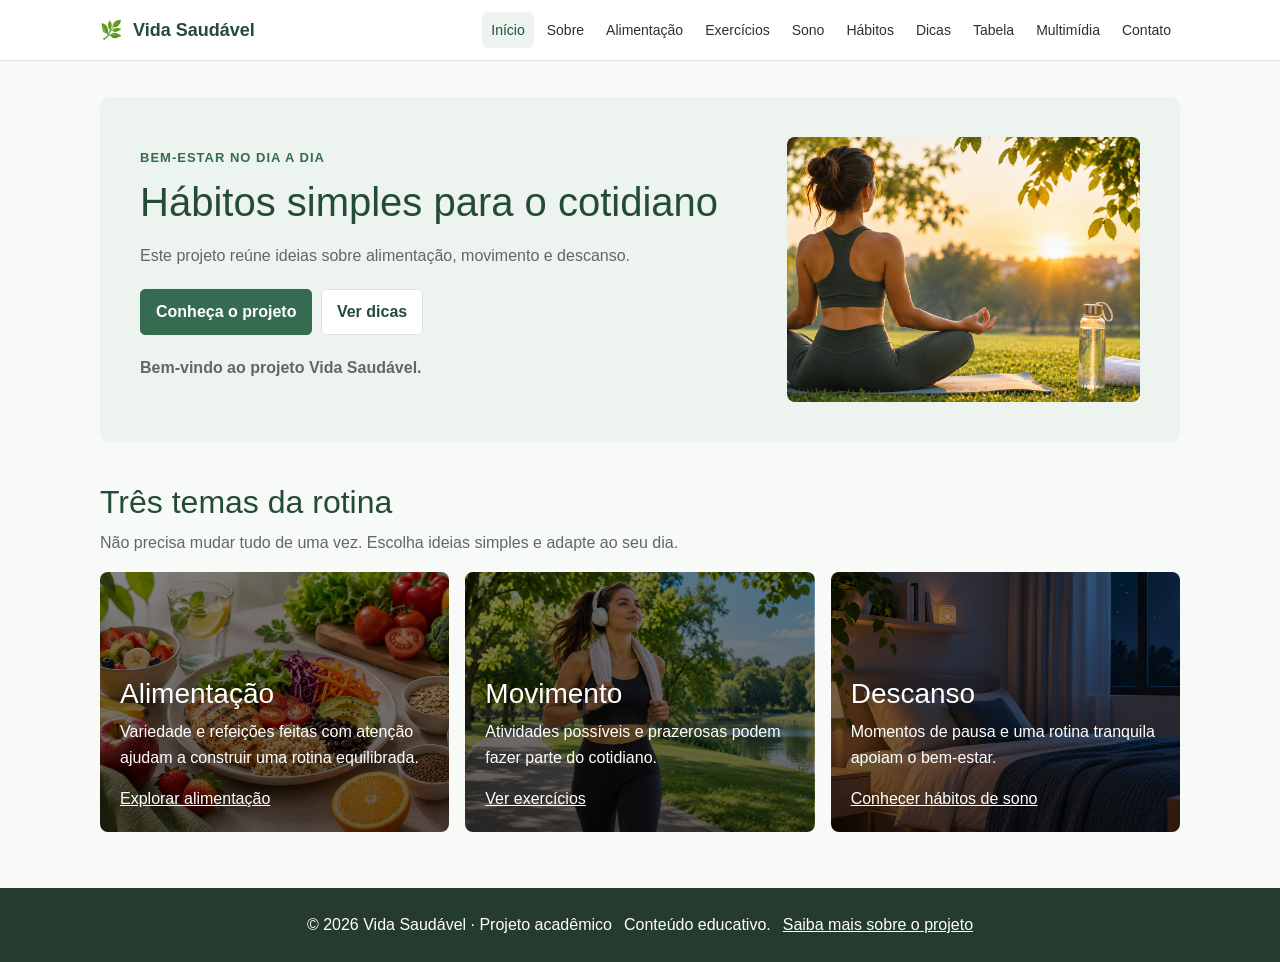
<file: index.html>
﻿<!DOCTYPE html>
<html lang="pt-BR">
    <head>
        <meta charset="utf-8" />
        <meta name="viewport" content="width=device-width, initial-scale=1" />
        <meta
            name="description"
            content="Projeto acadêmico Vida Saudável: ideias simples sobre bem-estar e hábitos cotidianos."
        />
        <title>Vida Saudável | Início</title>
        <!-- Bootstrap -->
        <link
            href="https://cdn.jsdelivr.net/npm/bootstrap@5.3.3/dist/css/bootstrap.min.css"
            rel="stylesheet"
            integrity="sha384-QWTKZyjpPEjISv5WaRU9OFeRpok6YctnYmDr5pNlyT2bRjXh0JMhjY6hW+ALEwIH"
            crossorigin="anonymous"
        />
        <!-- CSS do projeto -->
        <link rel="stylesheet" href="css/style.css" />
    </head>

    <body>
        <!-- Cabeçalho e navegação -->
        <header class="navbar-site">
            <div class="navbar-container">
                <a class="marca-site" href="index.html">
                    <span class="marca-icone" aria-hidden="true">🌿</span>
                    Vida Saudável
                </a>

                <button
                    class="botao-menu"
                    type="button"
                    aria-expanded="false"
                    aria-controls="links-navegacao"
                >
                    Menu
                </button>

                <nav
                    class="links-navegacao"
                    id="links-navegacao"
                    aria-label="Navegação principal"
                >
                    <a href="index.html" aria-current="page">
                        Início
                    </a>
                    <a href="sobre.html">
                        Sobre
                    </a>
                    <a href="alimentacao.html">
                        Alimentação
                    </a>
                    <a href="exercicios.html">
                        Exercícios
                    </a>
                    <a href="sono.html">
                        Sono
                    </a>
                    <a href="habitos.html">
                        Hábitos
                    </a>
                    <a href="dicas.html">
                        Dicas
                    </a>
                    <a href="tabela.html">
                        Tabela
                    </a>
                    <a href="multimidia.html">
                        Multimídia
                    </a>
                    <a href="contato.html">
                        Contato
                    </a>
                </nav>
            </div>
        </header>

        <!-- Conteúdo principal -->
        <main>
            <section class="destaque-inicial">
                <div>
                    <span class="texto-destaque">Bem-estar no dia a dia</span>
                    <h1>Hábitos simples para o cotidiano</h1>
                    <p>
                        Este projeto reúne ideias sobre alimentação, movimento e descanso.
                    </p>
                    <p>
                        <a class="btn-site" href="sobre.html">Conheça o projeto</a>
                        <a class="btn-site btn-secundario" href="dicas.html">Ver dicas</a>
                    </p>
                    <p
                        class="mensagem-boas-vindas"
                        data-greeting
                        aria-live="polite"
                    ></p>
                </div>
                <img
                    class="imagem-destaque"
                    src="IMG/imagem principal do site.png"
                    alt="Pessoa meditando ao ar livre em um parque ao amanhecer"
                />
            </section>
            <section class="secao-conteudo">
                <h2>Três temas da rotina</h2>
                <p class="texto-introdutorio">
                    Não precisa mudar tudo de uma vez. Escolha ideias simples e adapte
                    ao seu dia.
                </p>
                <!-- Cards -->
                <div class="grade-cards">
                    <article class="card-site" id="card-fundo-inicio-alimentacao">
                        <h3>Alimentação</h3>
                        <p>
                            Variedade e refeições feitas com atenção ajudam a construir
                            uma rotina equilibrada.
                        </p>
                        <a href="alimentacao.html">Explorar alimentação</a>
                    </article>
                    <article class="card-site" id="card-fundo-inicio-movimento">
                        <h3>Movimento</h3>
                        <p>
                            Atividades possíveis e prazerosas podem fazer parte do
                            cotidiano.
                        </p>
                        <a href="exercicios.html">Ver exercícios</a>
                    </article>
                    <article class="card-site" id="card-fundo-inicio-descanso">
                        <h3>Descanso</h3>
                        <p>
                            Momentos de pausa e uma rotina tranquila apoiam o bem-estar.
                        </p>
                        <a href="sono.html">Conhecer hábitos de sono</a>
                    </article>
                </div>
            </section>
        </main>

        <!-- Rodapé -->
        <footer class="rodape-site">
            <div class="rodape-conteudo">
                <p>© <span data-year>2026</span> Vida Saudável · Projeto acadêmico</p>
                <p>Conteúdo educativo.</p>
                <p>
                    <a href="sobre.html">
                        Saiba mais sobre o projeto
                    </a>
                </p>
            </div>
        </footer>

        <!-- JavaScript do projeto -->
        <script src="js/script.js" defer></script>
    </body>
</html>
</file>
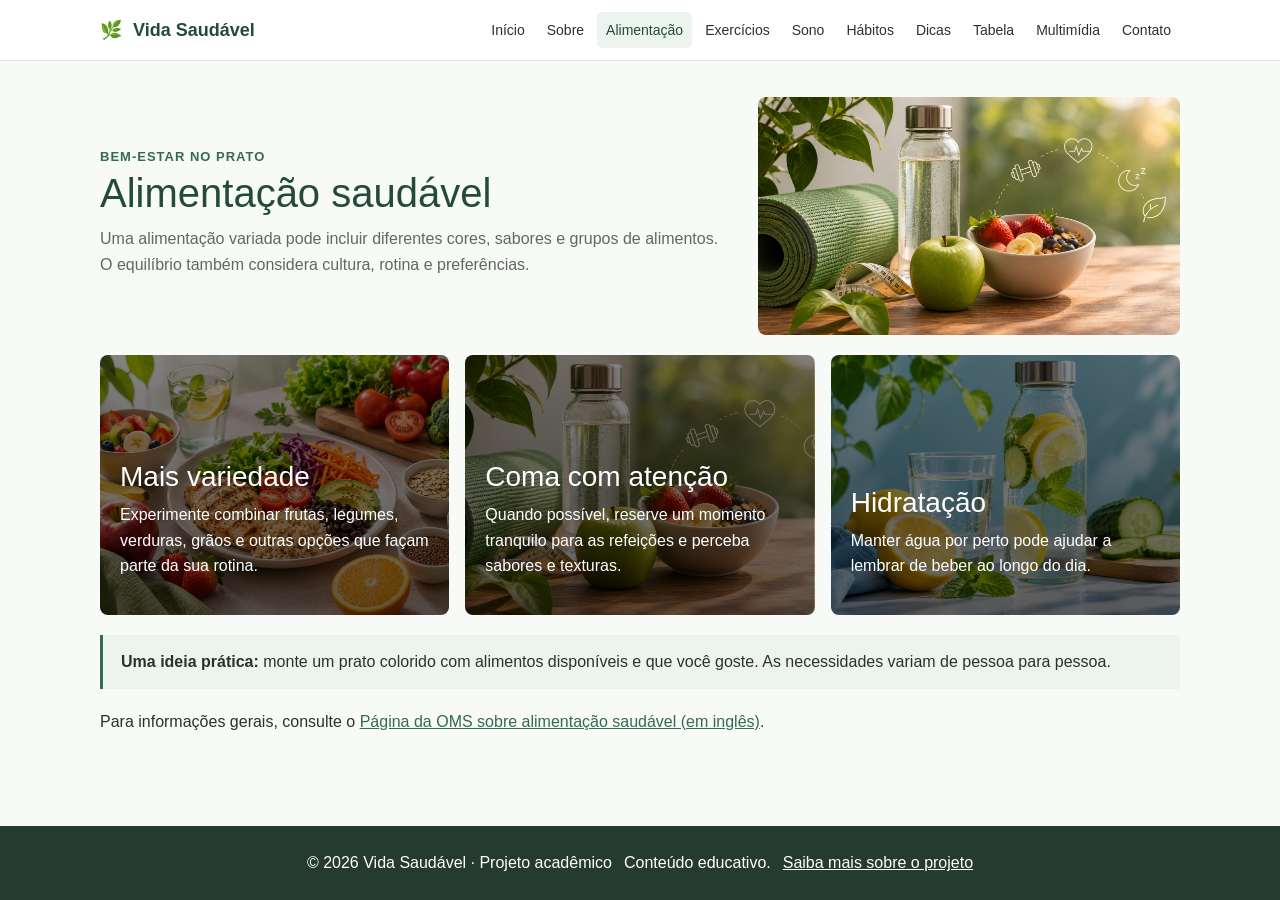
<file: alimentacao.html>
﻿<!DOCTYPE html>
<html lang="pt-BR">
    <head>
        <meta charset="utf-8" />
        <meta name="viewport" content="width=device-width, initial-scale=1" />
        <meta
            name="description"
            content="Projeto acadêmico Vida Saudável: ideias simples sobre bem-estar e hábitos cotidianos."
        />
        <title>Alimentação saudável</title>
        <!-- Bootstrap -->
        <link
            href="https://cdn.jsdelivr.net/npm/bootstrap@5.3.3/dist/css/bootstrap.min.css"
            rel="stylesheet"
            integrity="sha384-QWTKZyjpPEjISv5WaRU9OFeRpok6YctnYmDr5pNlyT2bRjXh0JMhjY6hW+ALEwIH"
            crossorigin="anonymous"
        />
        <!-- CSS do projeto -->
        <link rel="stylesheet" href="css/style.css" />
    </head>

    <body>
        <!-- Cabeçalho e navegação -->
        <header class="navbar-site">
            <div class="navbar-container">
                <a class="marca-site" href="index.html">
                    <span class="marca-icone" aria-hidden="true">🌿</span>
                    Vida Saudável
                </a>

                <button
                    class="botao-menu"
                    type="button"
                    aria-expanded="false"
                    aria-controls="links-navegacao"
                >
                    Menu
                </button>

                <nav
                    class="links-navegacao"
                    id="links-navegacao"
                    aria-label="Navegação principal"
                >
                    <a href="index.html">
                        Início
                    </a>
                    <a href="sobre.html">
                        Sobre
                    </a>
                    <a href="alimentacao.html" aria-current="page">
                        Alimentação
                    </a>
                    <a href="exercicios.html">
                        Exercícios
                    </a>
                    <a href="sono.html">
                        Sono
                    </a>
                    <a href="habitos.html">
                        Hábitos
                    </a>
                    <a href="dicas.html">
                        Dicas
                    </a>
                    <a href="tabela.html">
                        Tabela
                    </a>
                    <a href="multimidia.html">
                        Multimídia
                    </a>
                    <a href="contato.html">
                        Contato
                    </a>
                </nav>
            </div>
        </header>

        <!-- Conteúdo principal -->
        <main>
            <section class="apresentacao-com-imagem">
                <header class="cabecalho-pagina">
                    <span class="texto-destaque">Bem-estar no prato</span>
                    <h1>Alimentação saudável</h1>
                    <p>
                        Uma alimentação variada pode incluir diferentes cores, sabores e
                        grupos de alimentos. O equilíbrio também considera cultura, rotina e
                        preferências.
                    </p>
                </header>
                <img
                    class="imagem-pagina"
                    src="IMG/Alimentação.png"
                    alt="Frutas e uma tigela de alimentos variados sobre uma mesa"
                />
            </section>
            <!-- Cards -->
            <section class="grade-cards">
                <article class="card-site" id="card-fundo-alimentacao-variedade">
                    <h3>Mais variedade</h3>
                    <p>
                        Experimente combinar frutas, legumes, verduras, grãos e outras
                        opções que façam parte da sua rotina.
                    </p>
                </article>
                <article class="card-site" id="card-fundo-alimentacao-atencao">
                    <h3>Coma com atenção</h3>
                    <p>
                        Quando possível, reserve um momento tranquilo para as refeições
                        e perceba sabores e texturas.
                    </p>
                </article>
                <article class="card-site" id="card-fundo-alimentacao-hidratacao">
                    <h3>Hidratação</h3>
                    <p>
                        Manter água por perto pode ajudar a lembrar de beber ao longo do
                        dia.
                    </p>
                </article>
            </section>
            <section class="secao-conteudo aviso-informativo">
                <strong>Uma ideia prática:</strong> monte um prato colorido com
                alimentos disponíveis e que você goste. As necessidades variam de pessoa
                para pessoa.
            </section>
            <p>
                Para informações gerais, consulte o
                <a href="https://www.who.int/news-room/fact-sheets/detail/healthy-diet" target="_blank" rel="noopener">Página da OMS sobre alimentação saudável (em inglês)</a>.
            </p>
        </main>

        <!-- Rodapé -->
        <footer class="rodape-site">
            <div class="rodape-conteudo">
                <p>© <span data-year>2026</span> Vida Saudável · Projeto acadêmico</p>
                <p>Conteúdo educativo.</p>
                <p>
                    <a href="sobre.html">
                        Saiba mais sobre o projeto
                    </a>
                </p>
            </div>
        </footer>

        <!-- JavaScript do projeto -->
        <script src="js/script.js" defer></script>
    </body>
</html>
</file>
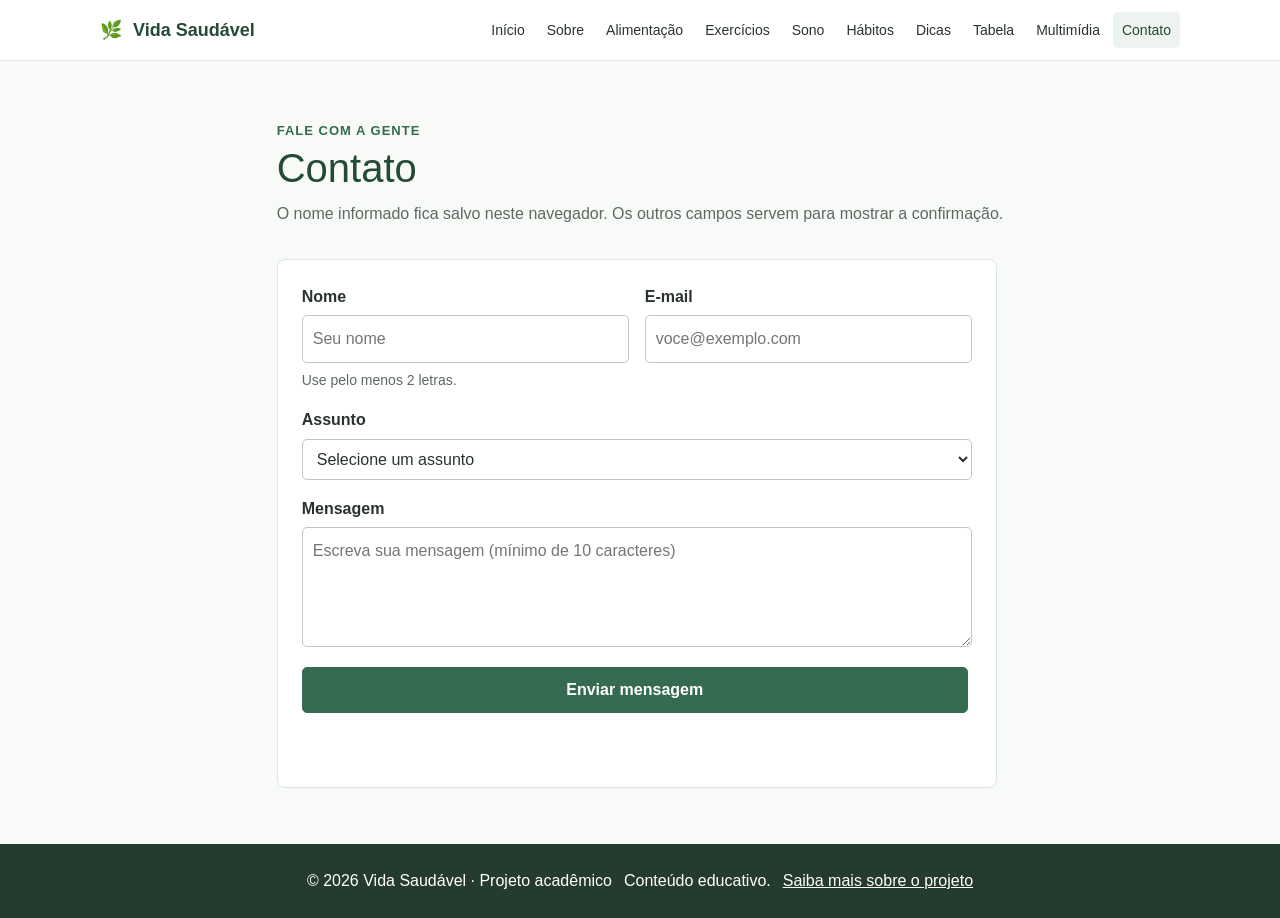
<file: contato.html>
﻿<!DOCTYPE html>
<html lang="pt-BR">
    <head>
        <meta charset="utf-8" />
        <meta name="viewport" content="width=device-width, initial-scale=1" />
        <meta
            name="description"
            content="Projeto acadêmico Vida Saudável: ideias simples sobre bem-estar e hábitos cotidianos."
        />
        <title>Contato</title>
        <!-- Bootstrap -->
        <link
            href="https://cdn.jsdelivr.net/npm/bootstrap@5.3.3/dist/css/bootstrap.min.css"
            rel="stylesheet"
            integrity="sha384-QWTKZyjpPEjISv5WaRU9OFeRpok6YctnYmDr5pNlyT2bRjXh0JMhjY6hW+ALEwIH"
            crossorigin="anonymous"
        />
        <!-- CSS do projeto -->
        <link rel="stylesheet" href="css/style.css" />
    </head>

    <body>
        <!-- Cabeçalho e navegação -->
        <header class="navbar-site">
            <div class="navbar-container">
                <a class="marca-site" href="index.html">
                    <span class="marca-icone" aria-hidden="true">🌿</span>
                    Vida Saudável
                </a>

                <button
                    class="botao-menu"
                    type="button"
                    aria-expanded="false"
                    aria-controls="links-navegacao"
                >
                    Menu
                </button>

                <nav
                    class="links-navegacao"
                    id="links-navegacao"
                    aria-label="Navegação principal"
                >
                    <a href="index.html">
                        Início
                    </a>
                    <a href="sobre.html">
                        Sobre
                    </a>
                    <a href="alimentacao.html">
                        Alimentação
                    </a>
                    <a href="exercicios.html">
                        Exercícios
                    </a>
                    <a href="sono.html">
                        Sono
                    </a>
                    <a href="habitos.html">
                        Hábitos
                    </a>
                    <a href="dicas.html">
                        Dicas
                    </a>
                    <a href="tabela.html">
                        Tabela
                    </a>
                    <a href="multimidia.html">
                        Multimídia
                    </a>
                    <a href="contato.html" aria-current="page">
                        Contato
                    </a>
                </nav>
            </div>
        </header>

        <!-- Conteúdo principal -->
        <main>
            <header class="cabecalho-pagina">
                <span class="texto-destaque">Fale com a gente</span>
                <h1>Contato</h1>
                <p>
                    O nome informado fica salvo neste navegador. Os outros campos servem
                    para mostrar a confirmação.
                </p>
            </header>
            <!-- Formulário -->
            <form id="formulario-contato" class="formulario">
                <div class="grade-formulario">
                    <div class="campo-formulario">
                        <label for="nome">Nome</label>
                        <input
                            id="nome"
                            name="nome"
                            type="text"
                            placeholder="Seu nome"
                            minlength="2"
                            maxlength="60"
                            pattern="[A-Za-zÀ-ÿ ]{2,60}"
                            required
                        />
                        <small>Use pelo menos 2 letras.</small>
                    </div>

                    <div class="campo-formulario">
                        <label for="email">E-mail</label>
                        <input
                            id="email"
                            name="email"
                            type="email"
                            placeholder="voce@exemplo.com"
                            required
                        />
                    </div>

                    <div class="campo-formulario campo-completo">
                        <label for="assunto">Assunto</label>
                        <select id="assunto" name="assunto" required>
                            <option value="" disabled selected>
                                Selecione um assunto
                            </option>
                            <option value="duvida">Dúvida ou sugestão</option>
                            <option value="projeto">Sobre o projeto</option>
                            <option value="outro">Outro</option>
                        </select>
                    </div>

                    <div class="campo-formulario campo-completo">
                        <label for="mensagem">Mensagem</label>
                        <textarea
                            id="mensagem"
                            name="mensagem"
                            placeholder="Escreva sua mensagem (mínimo de 10 caracteres)"
                            minlength="10"
                            required
                        ></textarea>
                    </div>

                    <div class="campo-formulario campo-completo">
                        <button class="btn btn-success btn-submit" type="submit">
                            Enviar mensagem
                        </button>
                        <p
                            id="mensagem-formulario"
                            class="mensagem-status"
                            aria-live="polite"
                        ></p>
                    </div>
                </div>
            </form>
        </main>

        <!-- Rodapé -->
        <footer class="rodape-site">
            <div class="rodape-conteudo">
                <p>© <span data-year>2026</span> Vida Saudável · Projeto acadêmico</p>
                <p>Conteúdo educativo.</p>
                <p>
                    <a href="sobre.html">
                        Saiba mais sobre o projeto
                    </a>
                </p>
            </div>
        </footer>

        <!-- JavaScript do projeto -->
        <script src="js/script.js" defer></script>
    </body>
</html>
</file>
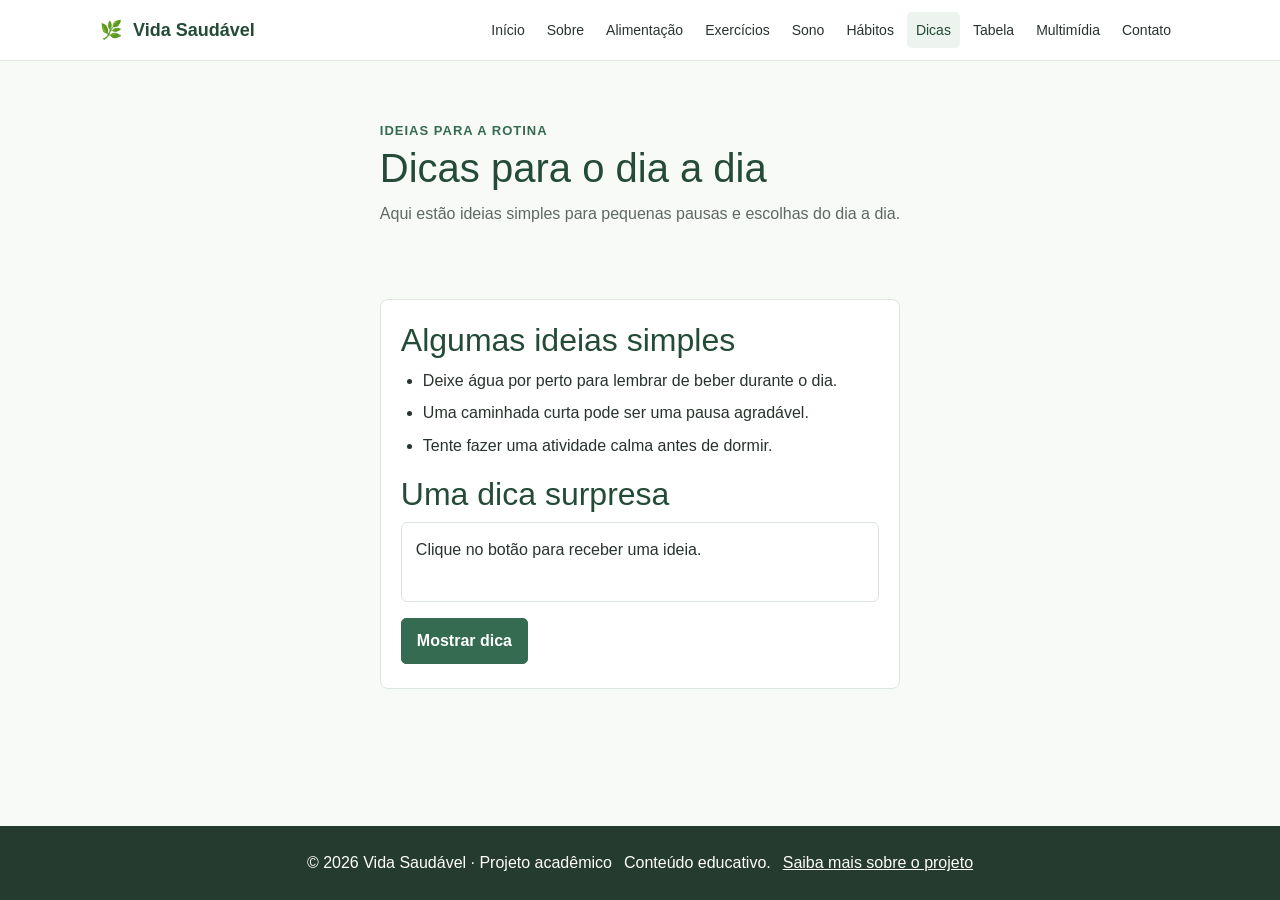
<file: dicas.html>
﻿<!DOCTYPE html>
<html lang="pt-BR">
    <head>
        <meta charset="utf-8" />
        <meta name="viewport" content="width=device-width, initial-scale=1" />
        <meta
            name="description"
            content="Projeto acadêmico Vida Saudável: ideias simples sobre bem-estar e hábitos cotidianos."
        />
        <title>Dicas saudáveis</title>
        <!-- Bootstrap -->
        <link
            href="https://cdn.jsdelivr.net/npm/bootstrap@5.3.3/dist/css/bootstrap.min.css"
            rel="stylesheet"
            integrity="sha384-QWTKZyjpPEjISv5WaRU9OFeRpok6YctnYmDr5pNlyT2bRjXh0JMhjY6hW+ALEwIH"
            crossorigin="anonymous"
        />
        <!-- CSS do projeto -->
        <link rel="stylesheet" href="css/style.css" />
    </head>

    <body>
        <!-- Cabeçalho e navegação -->
        <header class="navbar-site">
            <div class="navbar-container">
                <a class="marca-site" href="index.html">
                    <span class="marca-icone" aria-hidden="true">🌿</span>
                    Vida Saudável
                </a>

                <button
                    class="botao-menu"
                    type="button"
                    aria-expanded="false"
                    aria-controls="links-navegacao"
                >
                    Menu
                </button>

                <nav
                    class="links-navegacao"
                    id="links-navegacao"
                    aria-label="Navegação principal"
                >
                    <a href="index.html">
                        Início
                    </a>
                    <a href="sobre.html">
                        Sobre
                    </a>
                    <a href="alimentacao.html">
                        Alimentação
                    </a>
                    <a href="exercicios.html">
                        Exercícios
                    </a>
                    <a href="sono.html">
                        Sono
                    </a>
                    <a href="habitos.html">
                        Hábitos
                    </a>
                    <a href="dicas.html" aria-current="page">
                        Dicas
                    </a>
                    <a href="tabela.html">
                        Tabela
                    </a>
                    <a href="multimidia.html">
                        Multimídia
                    </a>
                    <a href="contato.html">
                        Contato
                    </a>
                </nav>
            </div>
        </header>

        <!-- Conteúdo principal -->
        <main>
            <header class="cabecalho-pagina">
                <span class="texto-destaque">Ideias para a rotina</span>
                <h1>Dicas para o dia a dia</h1>
                <p>
                    Aqui estão ideias simples para pequenas pausas e escolhas do dia a dia.
                </p>
            </header>
            <!-- Lista de dicas -->
            <section class="secao-conteudo card-site">
                <h2>Algumas ideias simples</h2>
                <ul class="lista-simples" data-lista-dicas></ul>
                <h2>Uma dica surpresa</h2>
                <div class="dica-caixa" data-tip-text aria-live="polite">
                    Clique no botão para receber uma ideia.
                </div>
                <button class="btn-site" type="button" data-tip-button>
                    Mostrar dica
                </button>
            </section>
        </main>

        <!-- Rodapé -->
        <footer class="rodape-site">
            <div class="rodape-conteudo">
                <p>© <span data-year>2026</span> Vida Saudável · Projeto acadêmico</p>
                <p>Conteúdo educativo.</p>
                <p>
                    <a href="sobre.html">
                        Saiba mais sobre o projeto
                    </a>
                </p>
            </div>
        </footer>

        <!-- JavaScript do projeto -->
        <script src="js/script.js" defer></script>
    </body>
</html>
</file>
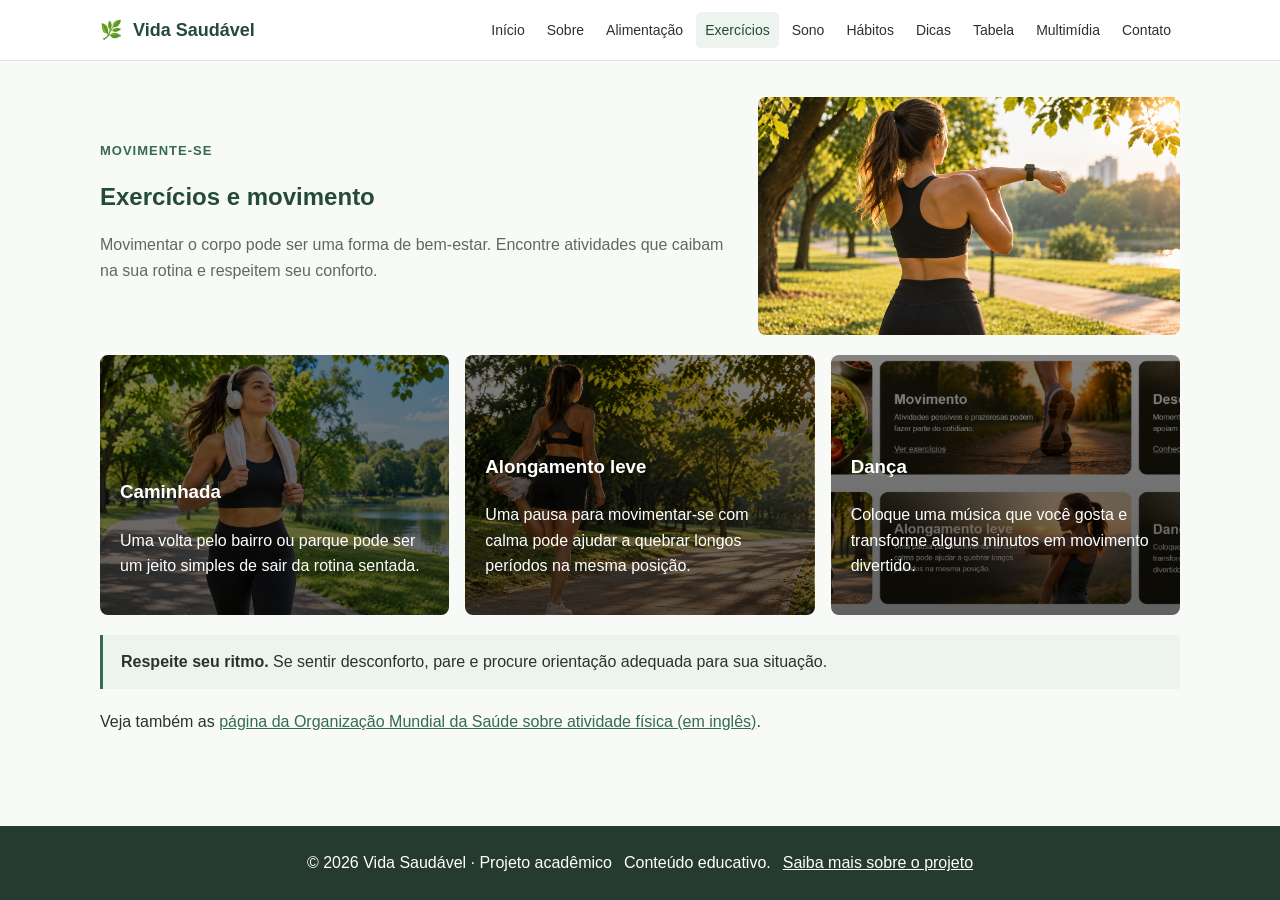
<file: exercicios.html>
﻿<!DOCTYPE html>
<html lang="pt-BR">
    <head>
        <meta charset="utf-8" />
        <meta name="viewport" content="width=device-width, initial-scale=1" />
        <meta
            name="description"
            content="Projeto acadêmico Vida Saudável: ideias simples sobre bem-estar e hábitos cotidianos."
        />
        <title>Exercícios e movimento</title>
        <!-- CSS do projeto -->
        <link rel="stylesheet" href="css/style.css" />
    </head>

    <body>
        <!-- Cabeçalho e navegação -->
        <header class="navbar-site">
            <div class="navbar-container">
                <a class="marca-site" href="index.html">
                    <span class="marca-icone" aria-hidden="true">🌿</span>
                    Vida Saudável
                </a>

                <button
                    class="botao-menu"
                    type="button"
                    aria-expanded="false"
                    aria-controls="links-navegacao"
                >
                    Menu
                </button>

                <nav
                    class="links-navegacao"
                    id="links-navegacao"
                    aria-label="Navegação principal"
                >
                    <a href="index.html">
                        Início
                    </a>
                    <a href="sobre.html">
                        Sobre
                    </a>
                    <a href="alimentacao.html">
                        Alimentação
                    </a>
                    <a href="exercicios.html" aria-current="page">
                        Exercícios
                    </a>
                    <a href="sono.html">
                        Sono
                    </a>
                    <a href="habitos.html">
                        Hábitos
                    </a>
                    <a href="dicas.html">
                        Dicas
                    </a>
                    <a href="tabela.html">
                        Tabela
                    </a>
                    <a href="multimidia.html">
                        Multimídia
                    </a>
                    <a href="contato.html">
                        Contato
                    </a>
                </nav>
            </div>
        </header>

        <!-- Conteúdo principal -->
        <main>
            <section class="apresentacao-com-imagem">
                <header class="cabecalho-pagina">
                    <span class="texto-destaque">Movimente-se</span>
                    <h1>Exercícios e movimento</h1>
                    <p>
                        Movimentar o corpo pode ser uma forma de bem-estar. Encontre
                        atividades que caibam na sua rotina e respeitem seu conforto.
                    </p>
                </header>
                <img
                    class="imagem-pagina"
                    src="IMG/exercício.png"
                    alt="Pessoa alongando o braço em um parque"
                />
            </section>
            <!-- Cards -->
            <section class="grade-cards">
                <article class="card-site" id="card-fundo-exercicios-caminhada">
                    <h3>Caminhada</h3>
                    <p>
                        Uma volta pelo bairro ou parque pode ser um jeito simples de
                        sair da rotina sentada.
                    </p>
                </article>
                <article class="card-site" id="card-fundo-exercicios-alongamento">
                    <h3>Alongamento leve</h3>
                    <p>
                        Uma pausa para movimentar-se com calma pode ajudar a quebrar
                        longos períodos na mesma posição.
                    </p>
                </article>
                <article class="card-site" id="card-fundo-exercicios-danca">
                    <h3>Dança</h3>
                    <p>
                        Coloque uma música que você gosta e transforme alguns minutos em
                        movimento divertido.
                    </p>
                </article>
            </section>
            <div class="aviso-informativo">
                <strong>Respeite seu ritmo.</strong> Se sentir desconforto, pare e
                procure orientação adequada para sua situação.
            </div>
            <p>
                Veja também as
                <a
                    href="https://www.who.int/news-room/fact-sheets/detail/physical-activity"
                    target="_blank"
                    rel="noopener"
                    >página da Organização Mundial da Saúde sobre atividade física (em
                    inglês)</a
                >.
            </p>
        </main>

        <!-- Rodapé -->
        <footer class="rodape-site">
            <div class="rodape-conteudo">
                <p>© <span data-year>2026</span> Vida Saudável · Projeto acadêmico</p>
                <p>Conteúdo educativo.</p>
                <p>
                    <a href="sobre.html">
                        Saiba mais sobre o projeto
                    </a>
                </p>
            </div>
        </footer>

        <!-- JavaScript do projeto -->
        <script src="js/script.js" defer></script>
    </body>
</html>
</file>
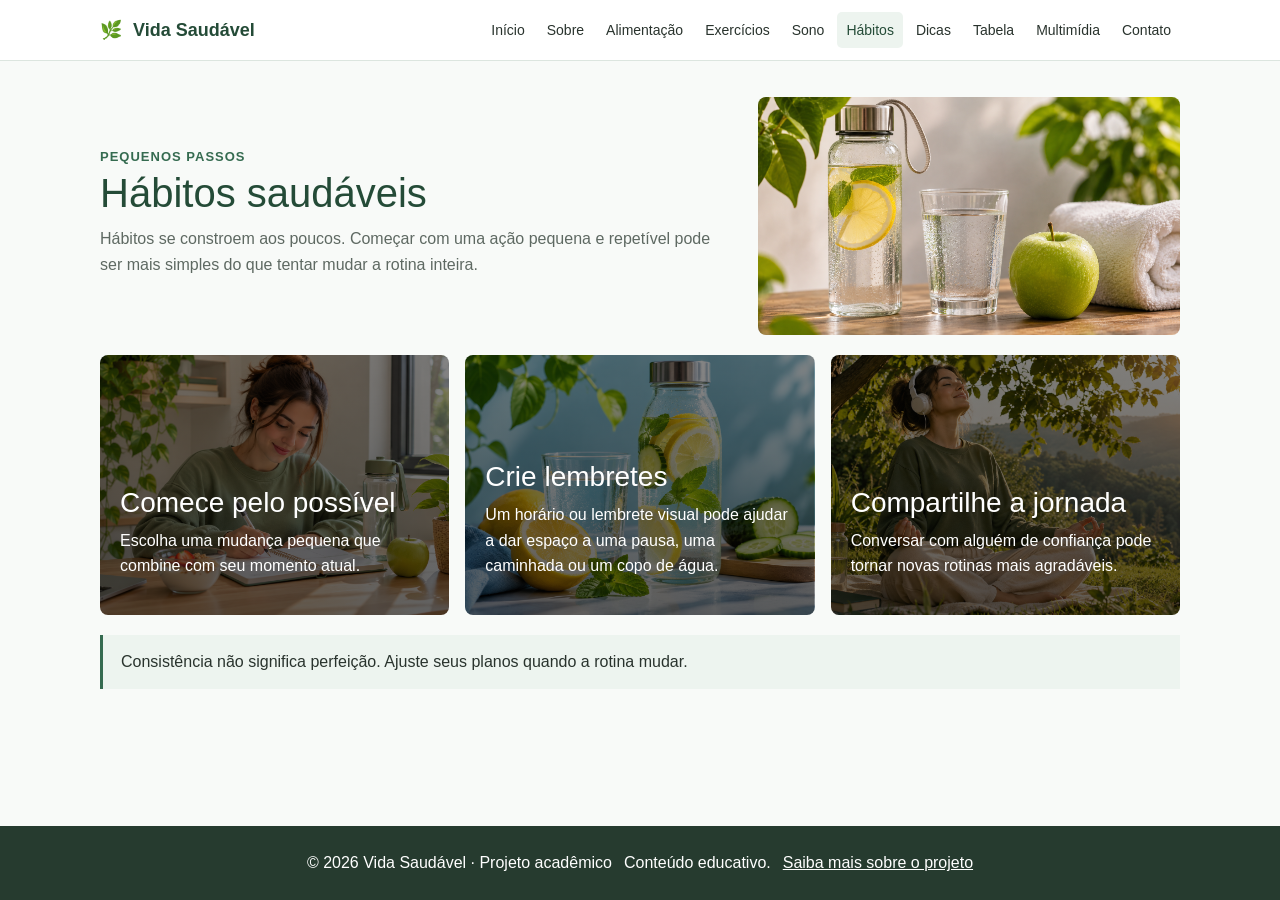
<file: habitos.html>
﻿<!DOCTYPE html>
<html lang="pt-BR">
    <head>
        <meta charset="utf-8" />
        <meta name="viewport" content="width=device-width, initial-scale=1" />
        <meta
            name="description"
            content="Projeto acadêmico Vida Saudável: ideias simples sobre bem-estar e hábitos cotidianos."
        />
        <title>Hábitos saudáveis</title>
        <!-- Bootstrap -->
        <link
            href="https://cdn.jsdelivr.net/npm/bootstrap@5.3.3/dist/css/bootstrap.min.css"
            rel="stylesheet"
            integrity="sha384-QWTKZyjpPEjISv5WaRU9OFeRpok6YctnYmDr5pNlyT2bRjXh0JMhjY6hW+ALEwIH"
            crossorigin="anonymous"
        />
        <!-- CSS do projeto -->
        <link rel="stylesheet" href="css/style.css" />
    </head>

    <body>
        <!-- Cabeçalho e navegação -->
        <header class="navbar-site">
            <div class="navbar-container">
                <a class="marca-site" href="index.html">
                    <span class="marca-icone" aria-hidden="true">🌿</span>
                    Vida Saudável
                </a>

                <button
                    class="botao-menu"
                    type="button"
                    aria-expanded="false"
                    aria-controls="links-navegacao"
                >
                    Menu
                </button>

                <nav
                    class="links-navegacao"
                    id="links-navegacao"
                    aria-label="Navegação principal"
                >
                    <a href="index.html">
                        Início
                    </a>
                    <a href="sobre.html">
                        Sobre
                    </a>
                    <a href="alimentacao.html">
                        Alimentação
                    </a>
                    <a href="exercicios.html">
                        Exercícios
                    </a>
                    <a href="sono.html">
                        Sono
                    </a>
                    <a href="habitos.html" aria-current="page">
                        Hábitos
                    </a>
                    <a href="dicas.html">
                        Dicas
                    </a>
                    <a href="tabela.html">
                        Tabela
                    </a>
                    <a href="multimidia.html">
                        Multimídia
                    </a>
                    <a href="contato.html">
                        Contato
                    </a>
                </nav>
            </div>
        </header>

        <!-- Conteúdo principal -->
        <main>
            <section class="apresentacao-com-imagem">
                <header class="cabecalho-pagina">
                    <span class="texto-destaque">Pequenos passos</span>
                    <h1>Hábitos saudáveis</h1>
                    <p>
                        Hábitos se constroem aos poucos. Começar com uma ação pequena e
                        repetível pode ser mais simples do que tentar mudar a rotina
                        inteira.
                    </p>
                </header>
                <img
                    class="imagem-pagina"
                    src="IMG/alimentos.png"
                    alt="Garrafa e copo de água com limão e uma maçã"
                />
            </section>
            <!-- Cards -->
            <section class="grade-cards">
                <article class="card-site" id="card-fundo-habitos-possivel">
                    <h3>Comece pelo possível</h3>
                    <p>
                        Escolha uma mudança pequena que combine com seu momento atual.
                    </p>
                </article>
                <article class="card-site" id="card-fundo-habitos-lembretes">
                    <h3>Crie lembretes</h3>
                    <p>
                        Um horário ou lembrete visual pode ajudar a dar espaço a uma
                        pausa, uma caminhada ou um copo de água.
                    </p>
                </article>
                <article class="card-site" id="card-fundo-habitos-jornada">
                    <h3>Compartilhe a jornada</h3>
                    <p>
                        Conversar com alguém de confiança pode tornar novas rotinas mais
                        agradáveis.
                    </p>
                </article>
            </section>
            <div class="aviso-informativo">
                Consistência não significa perfeição. Ajuste seus planos quando a rotina
                mudar.
            </div>
        </main>

        <!-- Rodapé -->
        <footer class="rodape-site">
            <div class="rodape-conteudo">
                <p>© <span data-year>2026</span> Vida Saudável · Projeto acadêmico</p>
                <p>Conteúdo educativo.</p>
                <p>
                    <a href="sobre.html">
                        Saiba mais sobre o projeto
                    </a>
                </p>
            </div>
        </footer>

        <!-- JavaScript do projeto -->
        <script src="js/script.js" defer></script>
    </body>
</html>
</file>
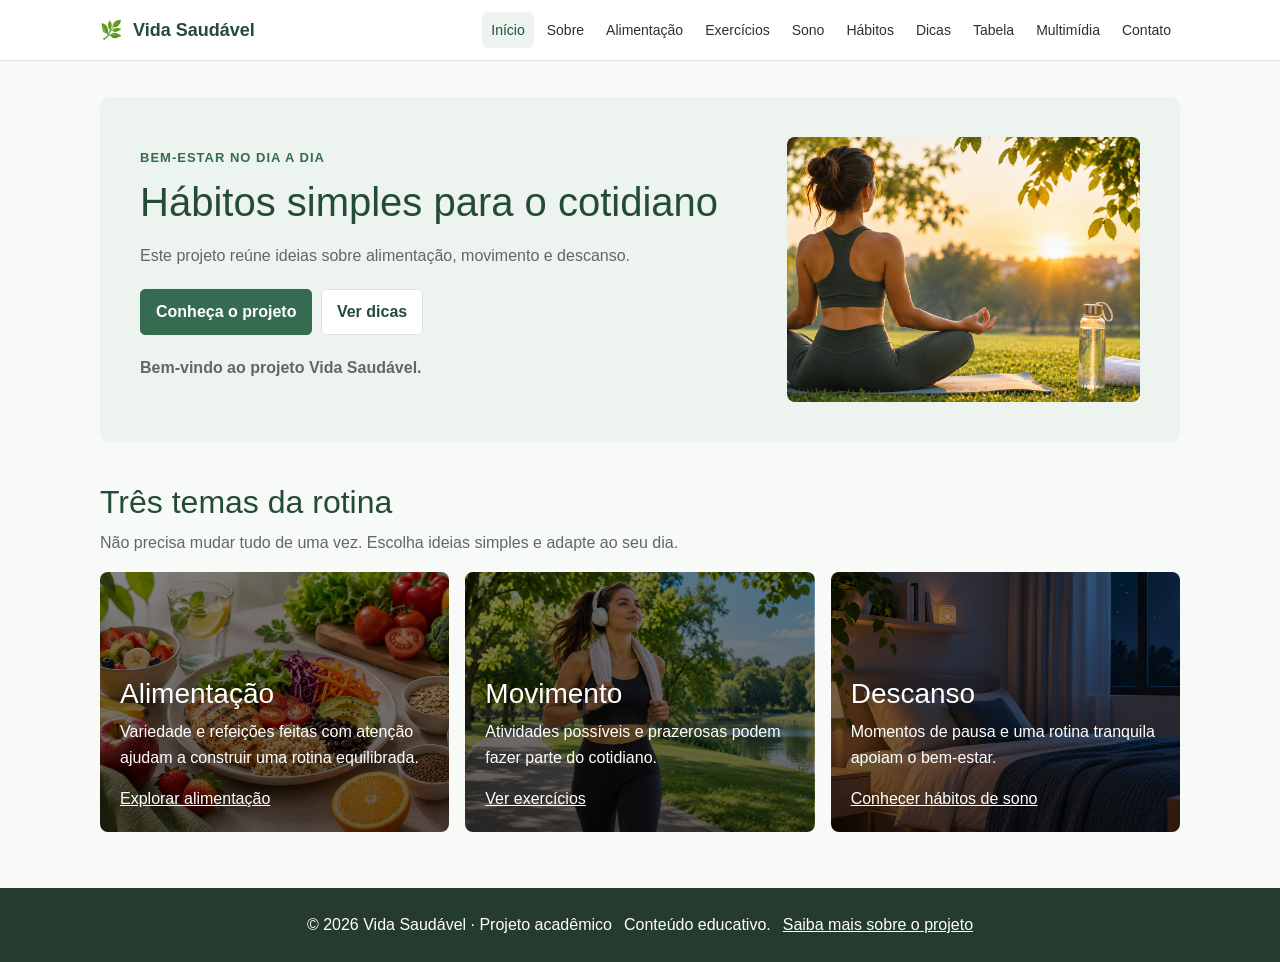
<file: inicio.html>
﻿<!DOCTYPE html>
<html lang="pt-BR">
    <head>
        <meta charset="utf-8" />
        <meta name="viewport" content="width=device-width, initial-scale=1" />
        <meta
            name="description"
            content="Projeto acadêmico Vida Saudável: ideias simples sobre bem-estar e hábitos cotidianos."
        />
        <title>Vida Saudável | Início</title>
        <!-- Bootstrap -->
        <link
            href="https://cdn.jsdelivr.net/npm/bootstrap@5.3.3/dist/css/bootstrap.min.css"
            rel="stylesheet"
            integrity="sha384-QWTKZyjpPEjISv5WaRU9OFeRpok6YctnYmDr5pNlyT2bRjXh0JMhjY6hW+ALEwIH"
            crossorigin="anonymous"
        />
        <!-- CSS do projeto -->
        <link rel="stylesheet" href="css/style.css" />
    </head>

    <body>
        <!-- Cabeçalho e navegação -->
        <header class="navbar-site">
            <div class="navbar-container">
                <a class="marca-site" href="inicio.html">
                    <span class="marca-icone" aria-hidden="true">🌿</span>
                    Vida Saudável
                </a>

                <button
                    class="botao-menu"
                    type="button"
                    aria-expanded="false"
                    aria-controls="links-navegacao"
                >
                    Menu
                </button>

                <nav
                    class="links-navegacao"
                    id="links-navegacao"
                    aria-label="Navegação principal"
                >
                    <a href="inicio.html" aria-current="page">
                        Início
                    </a>
                    <a href="sobre.html">
                        Sobre
                    </a>
                    <a href="alimentacao.html">
                        Alimentação
                    </a>
                    <a href="exercicios.html">
                        Exercícios
                    </a>
                    <a href="sono.html">
                        Sono
                    </a>
                    <a href="habitos.html">
                        Hábitos
                    </a>
                    <a href="dicas.html">
                        Dicas
                    </a>
                    <a href="tabela.html">
                        Tabela
                    </a>
                    <a href="multimidia.html">
                        Multimídia
                    </a>
                    <a href="contato.html">
                        Contato
                    </a>
                </nav>
            </div>
        </header>

        <!-- Conteúdo principal -->
        <main>
            <section class="destaque-inicial">
                <div>
                    <span class="texto-destaque">Bem-estar no dia a dia</span>
                    <h1>Hábitos simples para o cotidiano</h1>
                    <p>
                        Este projeto reúne ideias sobre alimentação, movimento e descanso.
                    </p>
                    <p>
                        <a class="btn-site" href="sobre.html">Conheça o projeto</a>
                        <a class="btn-site btn-secundario" href="dicas.html">Ver dicas</a>
                    </p>
                    <p
                        class="mensagem-boas-vindas"
                        data-greeting
                        aria-live="polite"
                    ></p>
                </div>
                <img
                    class="imagem-destaque"
                    src="IMG/imagem principal do site.png"
                    alt="Pessoa meditando ao ar livre em um parque ao amanhecer"
                />
            </section>
            <section class="secao-conteudo">
                <h2>Três temas da rotina</h2>
                <p class="texto-introdutorio">
                    Não precisa mudar tudo de uma vez. Escolha ideias simples e adapte
                    ao seu dia.
                </p>
                <!-- Cards -->
                <div class="grade-cards">
                    <article class="card-site" id="card-fundo-inicio-alimentacao">
                        <h3>Alimentação</h3>
                        <p>
                            Variedade e refeições feitas com atenção ajudam a construir
                            uma rotina equilibrada.
                        </p>
                        <a href="alimentacao.html">Explorar alimentação</a>
                    </article>
                    <article class="card-site" id="card-fundo-inicio-movimento">
                        <h3>Movimento</h3>
                        <p>
                            Atividades possíveis e prazerosas podem fazer parte do
                            cotidiano.
                        </p>
                        <a href="exercicios.html">Ver exercícios</a>
                    </article>
                    <article class="card-site" id="card-fundo-inicio-descanso">
                        <h3>Descanso</h3>
                        <p>
                            Momentos de pausa e uma rotina tranquila apoiam o bem-estar.
                        </p>
                        <a href="sono.html">Conhecer hábitos de sono</a>
                    </article>
                </div>
            </section>
        </main>

        <!-- Rodapé -->
        <footer class="rodape-site">
            <div class="rodape-conteudo">
                <p>© <span data-year>2026</span> Vida Saudável · Projeto acadêmico</p>
                <p>Conteúdo educativo.</p>
                <p>
                    <a href="sobre.html">
                        Saiba mais sobre o projeto
                    </a>
                </p>
            </div>
        </footer>

        <!-- JavaScript do projeto -->
        <script src="js/script.js" defer></script>
    </body>
</html>
</file>
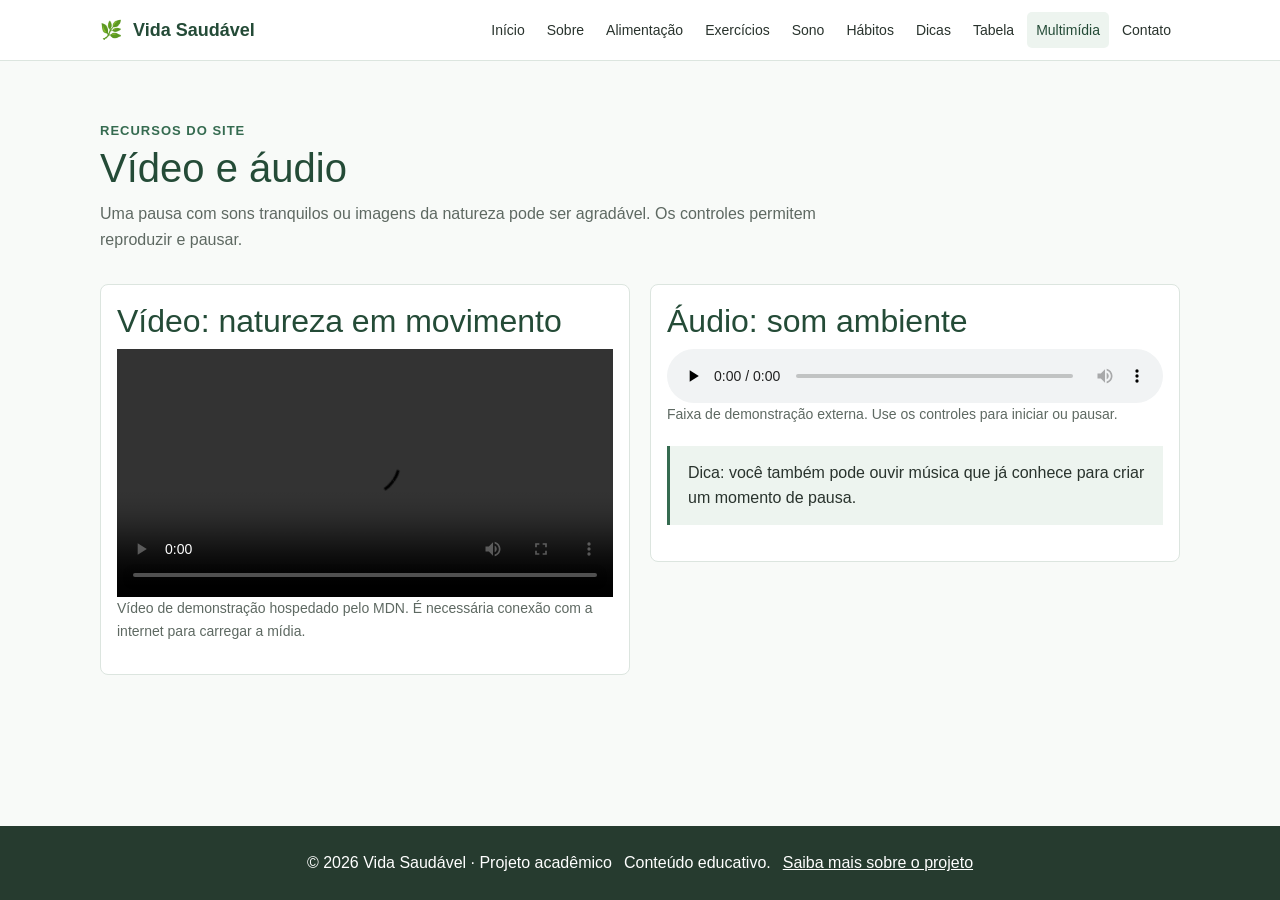
<file: multimidia.html>
﻿<!DOCTYPE html>
<html lang="pt-BR">
    <head>
        <meta charset="utf-8" />
        <meta name="viewport" content="width=device-width, initial-scale=1" />
        <meta
            name="description"
            content="Projeto acadêmico Vida Saudável: ideias simples sobre bem-estar e hábitos cotidianos."
        />
        <title>Vídeo e áudio | Vida Saudável</title>
        <!-- Bootstrap -->
        <link
            href="https://cdn.jsdelivr.net/npm/bootstrap@5.3.3/dist/css/bootstrap.min.css"
            rel="stylesheet"
            integrity="sha384-QWTKZyjpPEjISv5WaRU9OFeRpok6YctnYmDr5pNlyT2bRjXh0JMhjY6hW+ALEwIH"
            crossorigin="anonymous"
        />
        <!-- CSS do projeto -->
        <link rel="stylesheet" href="css/style.css" />
    </head>

    <body>
        <!-- Cabeçalho e navegação -->
        <header class="navbar-site">
            <div class="navbar-container">
                <a class="marca-site" href="index.html">
                    <span class="marca-icone" aria-hidden="true">🌿</span>
                    Vida Saudável
                </a>

                <button
                    class="botao-menu"
                    type="button"
                    aria-expanded="false"
                    aria-controls="links-navegacao"
                >
                    Menu
                </button>

                <nav
                    class="links-navegacao"
                    id="links-navegacao"
                    aria-label="Navegação principal"
                >
                    <a href="index.html">
                        Início
                    </a>
                    <a href="sobre.html">
                        Sobre
                    </a>
                    <a href="alimentacao.html">
                        Alimentação
                    </a>
                    <a href="exercicios.html">
                        Exercícios
                    </a>
                    <a href="sono.html">
                        Sono
                    </a>
                    <a href="habitos.html">
                        Hábitos
                    </a>
                    <a href="dicas.html">
                        Dicas
                    </a>
                    <a href="tabela.html">
                        Tabela
                    </a>
                    <a href="multimidia.html" aria-current="page">
                        Multimídia
                    </a>
                    <a href="contato.html">
                        Contato
                    </a>
                </nav>
            </div>
        </header>

        <!-- Conteúdo principal -->
        <main>
            <header class="cabecalho-pagina">
                <span class="texto-destaque">Recursos do site</span>
                <h1>Vídeo e áudio</h1>
                <p>
                    Uma pausa com sons tranquilos ou imagens da natureza pode ser
                    agradável. Os controles permitem reproduzir e pausar.
                </p>
            </header>
            <!-- Vídeo e áudio -->
            <section class="colunas-conteudo">
                <article class="caixa-midia">
                    <h2>Vídeo: natureza em movimento</h2>
                    <video controls preload="metadata">
                        <source
                            src="https://interactive-examples.mdn.mozilla.net/media/cc0-videos/flower.mp4"
                            type="video/mp4"
                        />
                        Seu navegador não suporta vídeo HTML5.
                        <a
                            href="https://interactive-examples.mdn.mozilla.net/media/cc0-videos/flower.mp4"
                            >Abrir vídeo</a
                        >.
                    </video>
                    <p class="legenda-midia">
                        Vídeo de demonstração hospedado pelo MDN. É necessária conexão
                        com a internet para carregar a mídia.
                    </p>
                </article>
                <article class="caixa-midia">
                    <h2>Áudio: som ambiente</h2>
                    <audio controls preload="none">
                        <source
                            src="https://www.soundhelix.com/examples/mp3/SoundHelix-Song-1.mp3"
                            type="audio/mpeg"
                        />
                        Seu navegador não suporta áudio HTML5.
                        <a
                            href="https://www.soundhelix.com/examples/mp3/SoundHelix-Song-1.mp3"
                            >Abrir áudio</a
                        >.
                    </audio>
                    <p class="legenda-midia">
                        Faixa de demonstração externa. Use os controles para iniciar ou
                        pausar.
                    </p>
                    <div class="aviso-informativo">
                        Dica: você também pode ouvir música que já conhece para criar um
                        momento de pausa.
                    </div>
                </article>
            </section>
        </main>

        <!-- Rodapé -->
        <footer class="rodape-site">
            <div class="rodape-conteudo">
                <p>© <span data-year>2026</span> Vida Saudável · Projeto acadêmico</p>
                <p>Conteúdo educativo.</p>
                <p>
                    <a href="sobre.html">
                        Saiba mais sobre o projeto
                    </a>
                </p>
            </div>
        </footer>

        <!-- JavaScript do projeto -->
        <script src="js/script.js" defer></script>
    </body>
</html>
</file>
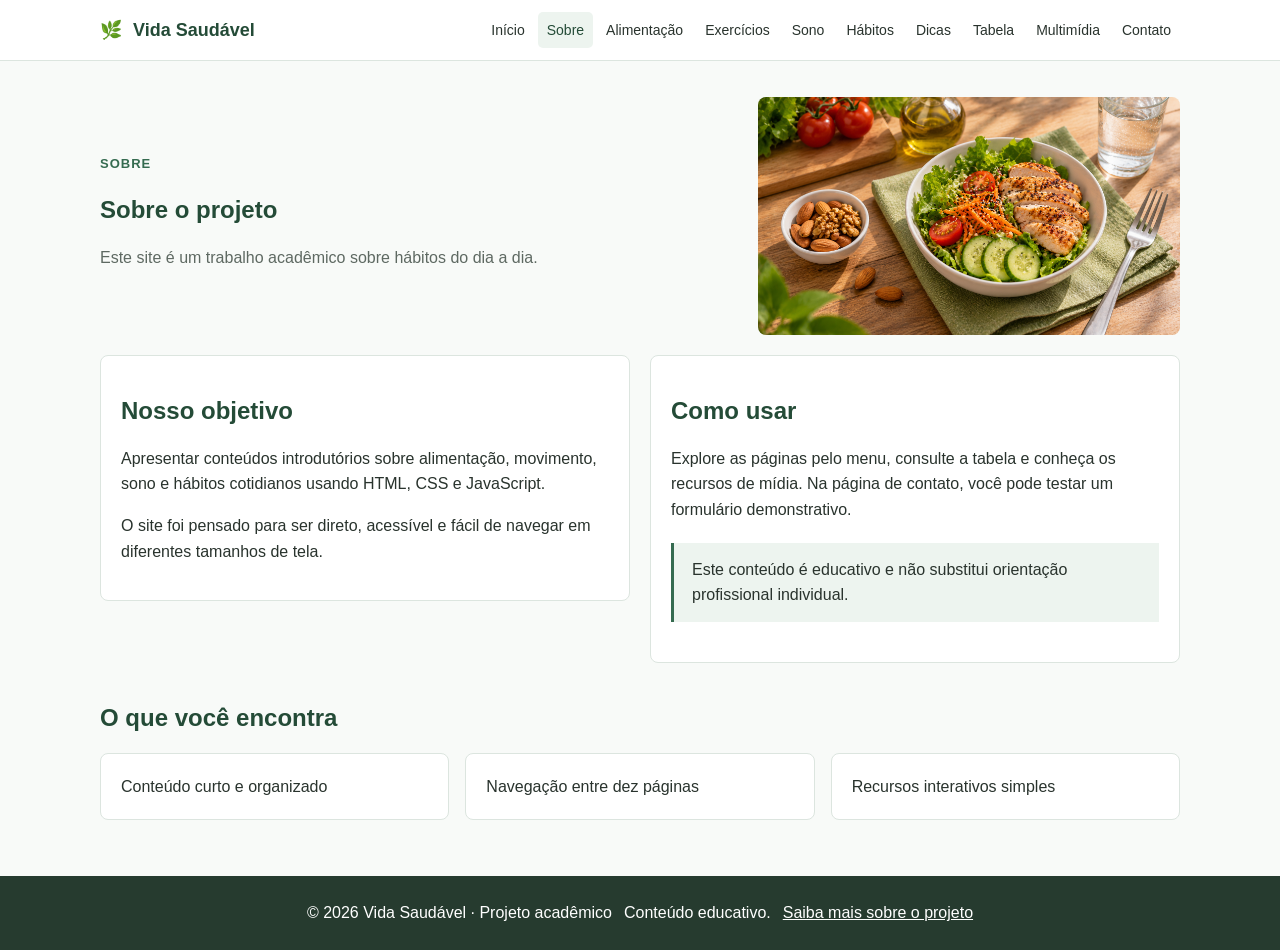
<file: sobre.html>
﻿<!DOCTYPE html>
<html lang="pt-BR">
    <head>
        <meta charset="utf-8" />
        <meta name="viewport" content="width=device-width, initial-scale=1" />
        <meta
            name="description"
            content="Projeto acadêmico Vida Saudável: ideias simples sobre bem-estar e hábitos cotidianos."
        />
        <title>Sobre o projeto</title>
        <!-- CSS do projeto -->
        <link rel="stylesheet" href="css/style.css" />
    </head>

    <body>
        <!-- Cabeçalho e navegação -->
        <header class="navbar-site">
            <div class="navbar-container">
                <a class="marca-site" href="index.html">
                    <span class="marca-icone" aria-hidden="true">🌿</span>
                    Vida Saudável
                </a>

                <button
                    class="botao-menu"
                    type="button"
                    aria-expanded="false"
                    aria-controls="links-navegacao"
                >
                    Menu
                </button>

                <nav
                    class="links-navegacao"
                    id="links-navegacao"
                    aria-label="Navegação principal"
                >
                    <a href="index.html">
                        Início
                    </a>
                    <a href="sobre.html" aria-current="page">
                        Sobre
                    </a>
                    <a href="alimentacao.html">
                        Alimentação
                    </a>
                    <a href="exercicios.html">
                        Exercícios
                    </a>
                    <a href="sono.html">
                        Sono
                    </a>
                    <a href="habitos.html">
                        Hábitos
                    </a>
                    <a href="dicas.html">
                        Dicas
                    </a>
                    <a href="tabela.html">
                        Tabela
                    </a>
                    <a href="multimidia.html">
                        Multimídia
                    </a>
                    <a href="contato.html">
                        Contato
                    </a>
                </nav>
            </div>
        </header>

        <!-- Conteúdo principal -->
        <main>
            <section class="apresentacao-com-imagem">
                <header class="cabecalho-pagina">
                    <span class="texto-destaque">Sobre</span>
                    <h1>Sobre o projeto</h1>
                    <p>Este site é um trabalho acadêmico sobre hábitos do dia a dia.</p>
                </header>
                <img
                    class="imagem-pagina"
                    src="IMG/tividade  - bem-estar.png"
                    alt="Prato com vegetais e outros alimentos variados"
                />
            </section>
            <section class="colunas-conteudo">
                <article class="card-site">
                    <h2>Nosso objetivo</h2>
                    <p>
                        Apresentar conteúdos introdutórios sobre alimentação, movimento,
                        sono e hábitos cotidianos usando HTML, CSS e JavaScript.
                    </p>
                    <p>
                        O site foi pensado para ser direto, acessível e fácil de navegar
                        em diferentes tamanhos de tela.
                    </p>
                </article>
                <article class="card-site">
                    <h2>Como usar</h2>
                    <p>
                        Explore as páginas pelo menu, consulte a tabela e conheça os
                        recursos de mídia. Na página de contato, você pode testar um
                        formulário demonstrativo.
                    </p>
                    <div class="aviso-informativo">
                        Este conteúdo é educativo e não substitui orientação
                        profissional individual.
                    </div>
                </article>
            </section>
            <section class="secao-conteudo">
                <h2>O que você encontra</h2>
                <!-- Cards -->
                <div class="grade-cards">
                    <div class="card-site">Conteúdo curto e organizado</div>
                    <div class="card-site">Navegação entre dez páginas</div>
                    <div class="card-site">Recursos interativos simples</div>
                </div>
            </section>
        </main>

        <!-- Rodapé -->
        <footer class="rodape-site">
            <div class="rodape-conteudo">
                <p>© <span data-year>2026</span> Vida Saudável · Projeto acadêmico</p>
                <p>Conteúdo educativo.</p>
                <p>
                    <a href="sobre.html">
                        Saiba mais sobre o projeto
                    </a>
                </p>
            </div>
        </footer>

        <!-- JavaScript do projeto -->
        <script src="js/script.js" defer></script>
    </body>
</html>
</file>
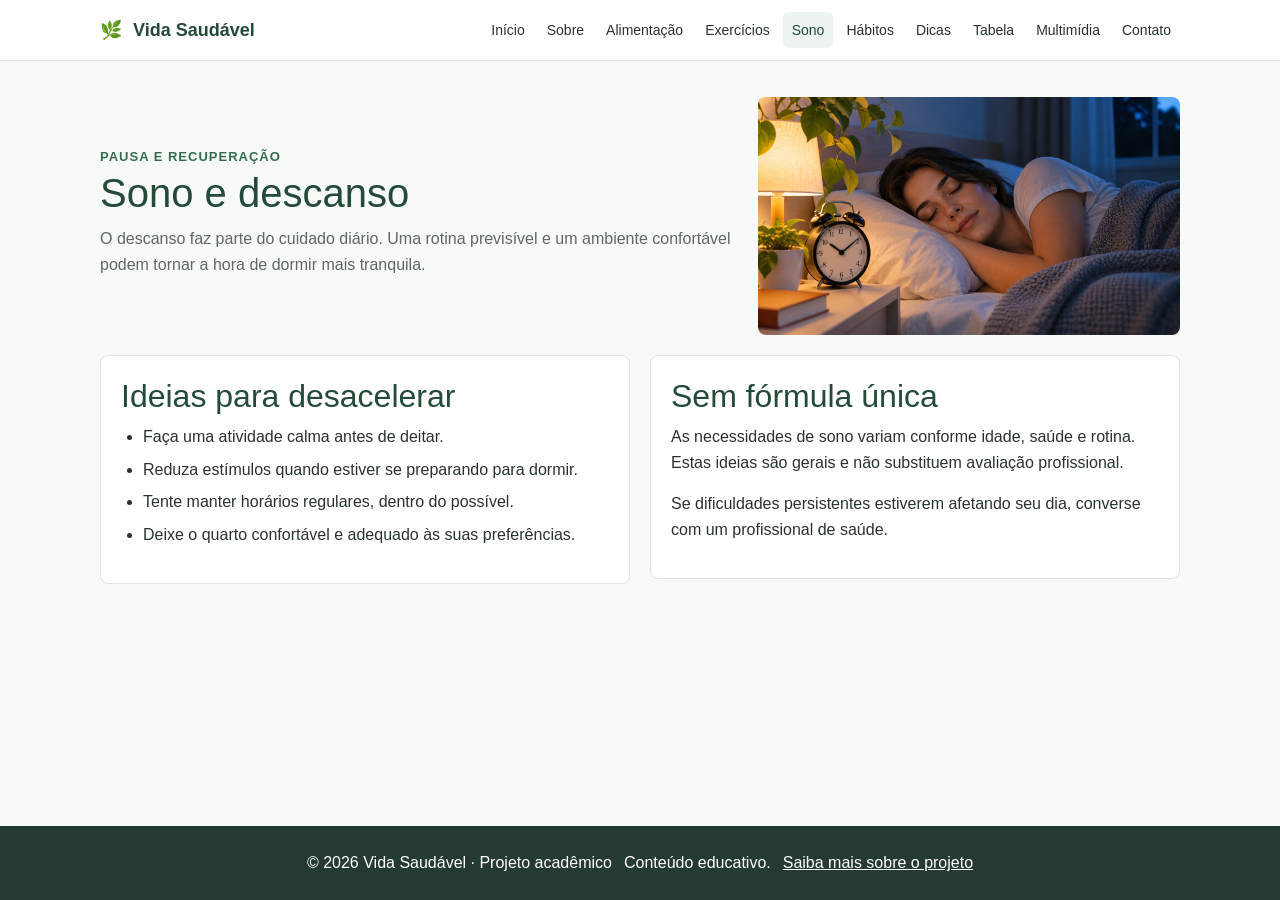
<file: sono.html>
﻿<!DOCTYPE html>
<html lang="pt-BR">
    <head>
        <meta charset="utf-8" />
        <meta name="viewport" content="width=device-width, initial-scale=1" />
        <meta
            name="description"
            content="Projeto acadêmico Vida Saudável: ideias simples sobre bem-estar e hábitos cotidianos."
        />
        <title>Sono e descanso</title>
        <!-- Bootstrap -->
        <link
            href="https://cdn.jsdelivr.net/npm/bootstrap@5.3.3/dist/css/bootstrap.min.css"
            rel="stylesheet"
            integrity="sha384-QWTKZyjpPEjISv5WaRU9OFeRpok6YctnYmDr5pNlyT2bRjXh0JMhjY6hW+ALEwIH"
            crossorigin="anonymous"
        />
        <!-- CSS do projeto -->
        <link rel="stylesheet" href="css/style.css" />
    </head>

    <body>
        <!-- Cabeçalho e navegação -->
        <header class="navbar-site">
            <div class="navbar-container">
                <a class="marca-site" href="index.html">
                    <span class="marca-icone" aria-hidden="true">🌿</span>
                    Vida Saudável
                </a>

                <button
                    class="botao-menu"
                    type="button"
                    aria-expanded="false"
                    aria-controls="links-navegacao"
                >
                    Menu
                </button>

                <nav
                    class="links-navegacao"
                    id="links-navegacao"
                    aria-label="Navegação principal"
                >
                    <a href="index.html">
                        Início
                    </a>
                    <a href="sobre.html">
                        Sobre
                    </a>
                    <a href="alimentacao.html">
                        Alimentação
                    </a>
                    <a href="exercicios.html">
                        Exercícios
                    </a>
                    <a href="sono.html" aria-current="page">
                        Sono
                    </a>
                    <a href="habitos.html">
                        Hábitos
                    </a>
                    <a href="dicas.html">
                        Dicas
                    </a>
                    <a href="tabela.html">
                        Tabela
                    </a>
                    <a href="multimidia.html">
                        Multimídia
                    </a>
                    <a href="contato.html">
                        Contato
                    </a>
                </nav>
            </div>
        </header>

        <!-- Conteúdo principal -->
        <main>
            <section class="apresentacao-com-imagem">
                <header class="cabecalho-pagina">
                    <span class="texto-destaque">Pausa e recuperação</span>
                    <h1>Sono e descanso</h1>
                    <p>
                        O descanso faz parte do cuidado diário. Uma rotina previsível e um
                        ambiente confortável podem tornar a hora de dormir mais tranquila.
                    </p>
                </header>
                <img
                    class="imagem-pagina"
                    src="IMG/sono.png"
                    alt="Pessoa descansando em uma cama ao lado de um relógio"
                />
            </section>
            <section class="colunas-conteudo">
                <article class="card-site">
                    <h2>Ideias para desacelerar</h2>
                    <ul class="lista-simples">
                        <li>Faça uma atividade calma antes de deitar.</li>
                        <li>
                            Reduza estímulos quando estiver se preparando para dormir.
                        </li>
                        <li>Tente manter horários regulares, dentro do possível.</li>
                        <li>
                            Deixe o quarto confortável e adequado às suas preferências.
                        </li>
                    </ul>
                </article>
                <article class="card-site">
                    <h2>Sem fórmula única</h2>
                    <p>
                        As necessidades de sono variam conforme idade, saúde e rotina.
                        Estas ideias são gerais e não substituem avaliação profissional.
                    </p>
                    <p>
                        Se dificuldades persistentes estiverem afetando seu dia,
                        converse com um profissional de saúde.
                    </p>
                </article>
            </section>
        </main>

        <!-- Rodapé -->
        <footer class="rodape-site">
            <div class="rodape-conteudo">
                <p>© <span data-year>2026</span> Vida Saudável · Projeto acadêmico</p>
                <p>Conteúdo educativo.</p>
                <p>
                    <a href="sobre.html">
                        Saiba mais sobre o projeto
                    </a>
                </p>
            </div>
        </footer>

        <!-- JavaScript do projeto -->
        <script src="js/script.js" defer></script>
    </body>
</html>
</file>
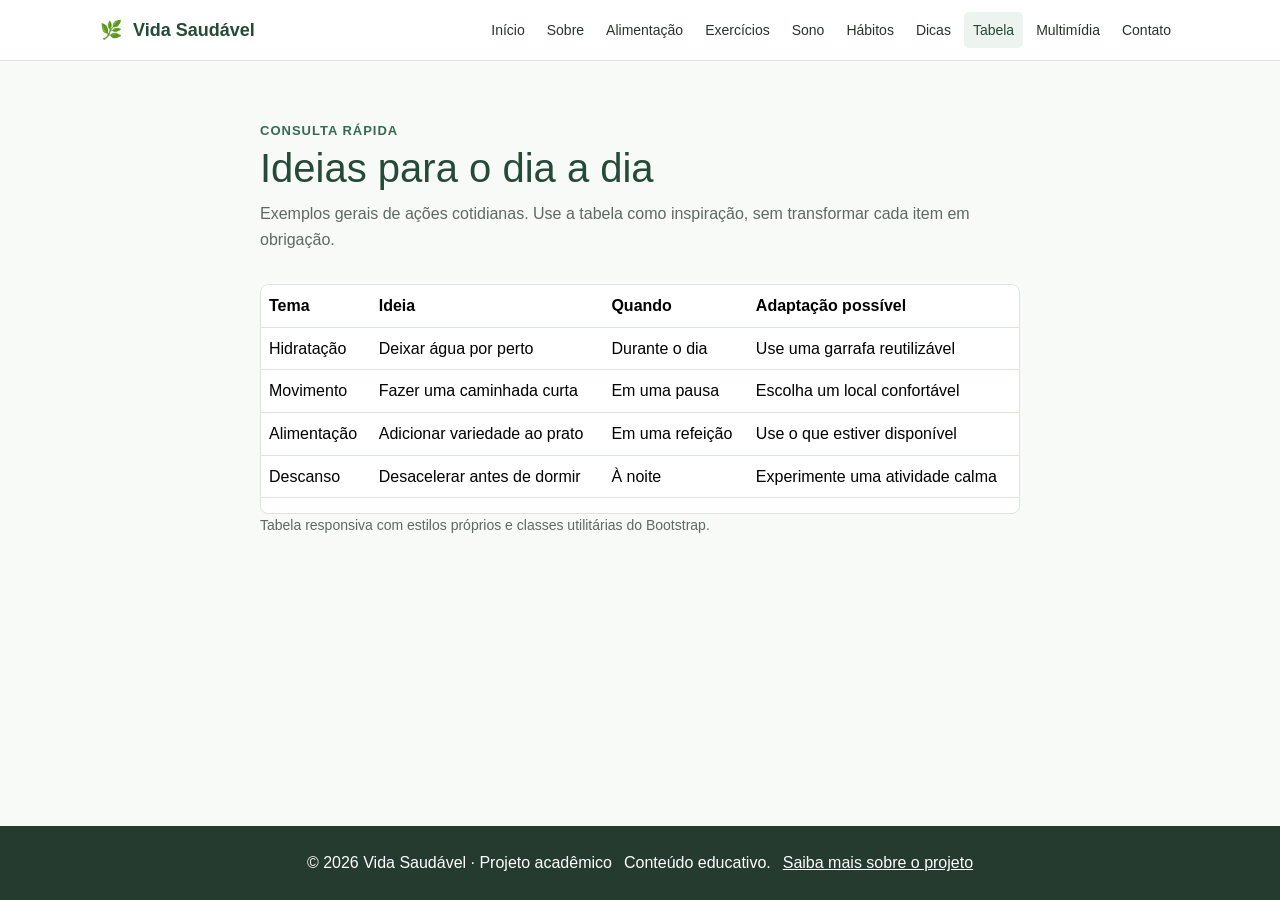
<file: tabela.html>
﻿<!DOCTYPE html>
<html lang="pt-BR">
    <head>
        <meta charset="utf-8" />
        <meta name="viewport" content="width=device-width, initial-scale=1" />
        <meta
            name="description"
            content="Projeto acadêmico Vida Saudável: ideias simples sobre bem-estar e hábitos cotidianos."
        />
        <title>Tabela de hábitos</title>
        <!-- Bootstrap -->
        <link
            href="https://cdn.jsdelivr.net/npm/bootstrap@5.3.3/dist/css/bootstrap.min.css"
            rel="stylesheet"
            integrity="sha384-QWTKZyjpPEjISv5WaRU9OFeRpok6YctnYmDr5pNlyT2bRjXh0JMhjY6hW+ALEwIH"
            crossorigin="anonymous"
        />
        <!-- CSS do projeto -->
        <link rel="stylesheet" href="css/style.css" />
    </head>

    <body>
        <!-- Cabeçalho e navegação -->
        <header class="navbar-site">
            <div class="navbar-container">
                <a class="marca-site" href="index.html">
                    <span class="marca-icone" aria-hidden="true">🌿</span>
                    Vida Saudável
                </a>

                <button
                    class="botao-menu"
                    type="button"
                    aria-expanded="false"
                    aria-controls="links-navegacao"
                >
                    Menu
                </button>

                <nav
                    class="links-navegacao"
                    id="links-navegacao"
                    aria-label="Navegação principal"
                >
                    <a href="index.html">
                        Início
                    </a>
                    <a href="sobre.html">
                        Sobre
                    </a>
                    <a href="alimentacao.html">
                        Alimentação
                    </a>
                    <a href="exercicios.html">
                        Exercícios
                    </a>
                    <a href="sono.html">
                        Sono
                    </a>
                    <a href="habitos.html">
                        Hábitos
                    </a>
                    <a href="dicas.html">
                        Dicas
                    </a>
                    <a href="tabela.html" aria-current="page">
                        Tabela
                    </a>
                    <a href="multimidia.html">
                        Multimídia
                    </a>
                    <a href="contato.html">
                        Contato
                    </a>
                </nav>
            </div>
        </header>

        <!-- Conteúdo principal -->
        <main>
            <header class="cabecalho-pagina">
                <span class="texto-destaque">Consulta rápida</span>
                <h1>Ideias para o dia a dia</h1>
                <p>
                    Exemplos gerais de ações cotidianas. Use a tabela como inspiração,
                    sem transformar cada item em obrigação.
                </p>
            </header>
            <!-- Tabela -->
            <div class="tabela-responsiva">
                <table class="table">
                    <caption class="visually-hidden">
                        Exemplos de hábitos, momentos e sugestões
                    </caption>
                    <thead>
                        <tr>
                            <th scope="col">Tema</th>
                            <th scope="col">Ideia</th>
                            <th scope="col">Quando</th>
                            <th scope="col">Adaptação possível</th>
                        </tr>
                    </thead>
                    <tbody>
                        <tr>
                            <td>Hidratação</td>
                            <td>Deixar água por perto</td>
                            <td>Durante o dia</td>
                            <td>Use uma garrafa reutilizável</td>
                        </tr>
                        <tr>
                            <td>Movimento</td>
                            <td>Fazer uma caminhada curta</td>
                            <td>Em uma pausa</td>
                            <td>Escolha um local confortável</td>
                        </tr>
                        <tr>
                            <td>Alimentação</td>
                            <td>Adicionar variedade ao prato</td>
                            <td>Em uma refeição</td>
                            <td>Use o que estiver disponível</td>
                        </tr>
                        <tr>
                            <td>Descanso</td>
                            <td>Desacelerar antes de dormir</td>
                            <td>À noite</td>
                            <td>Experimente uma atividade calma</td>
                        </tr>
                    </tbody>
                </table>
            </div>
            <p class="nota-bootstrap">
                Tabela responsiva com estilos próprios e classes utilitárias do
                Bootstrap.
            </p>
        </main>

        <!-- Rodapé -->
        <footer class="rodape-site">
            <div class="rodape-conteudo">
                <p>© <span data-year>2026</span> Vida Saudável · Projeto acadêmico</p>
                <p>Conteúdo educativo.</p>
                <p>
                    <a href="sobre.html">
                        Saiba mais sobre o projeto
                    </a>
                </p>
            </div>
        </footer>

        <!-- JavaScript do projeto -->
        <script src="js/script.js" defer></script>
    </body>
</html>
</file>
<file: css/style.css>
﻿/* Configurações gerais */
:root {
    --verde: #356b50;
    --verde-escuro: #244b37;
    --verde-claro: #edf4ef;
    --fundo: #f8faf8;
    --texto: #29332d;
    --texto-suave: #5e6962;
    --branco: #ffffff;
    --borda: #dce5df;
}

* {
    box-sizing: border-box;
}

body {
    display: flex;
    min-height: 100vh;
    flex-direction: column;
    margin: 0;
    background: var(--fundo);
    color: var(--texto);
    font-family: Arial, sans-serif;
    line-height: 1.6;
}

a {
    color: var(--verde);
}

a:hover {
    color: var(--verde-escuro);
}

a:focus-visible,
button:focus-visible {
    outline: 3px solid #9dc9a9;
    outline-offset: 2px;
}

h1,
h2,
h3 {
    color: var(--verde-escuro);
    line-height: 1.25;
}

/* Cabeçalho e navegação */
.navbar-site {
    position: sticky;
    top: 0;
    z-index: 10;
    border-bottom: 1px solid var(--borda);
    background: var(--branco);
}

.navbar-container {
    display: flex;
    max-width: 1120px;
    margin: 0 auto;
    padding: 12px 20px;
    align-items: center;
    justify-content: space-between;
    gap: 16px;
}

.marca-site {
    color: var(--verde-escuro);
    font-size: 18px;
    font-weight: bold;
    text-decoration: none;
    white-space: nowrap;
}

.marca-icone {
    margin-right: 6px;
}

.links-navegacao {
    display: flex;
    flex-wrap: wrap;
    justify-content: flex-end;
    gap: 4px;
}

.links-navegacao a {
    padding: 7px 9px;
    border-radius: 5px;
    color: var(--texto);
    font-size: 14px;
    text-decoration: none;
}

.links-navegacao a:hover,
.links-navegacao a[aria-current="page"] {
    background: var(--verde-claro);
    color: var(--verde-escuro);
}

.botao-menu {
    display: none;
    padding: 7px 12px;
    border: 1px solid var(--borda);
    border-radius: 5px;
    background: var(--branco);
    color: var(--verde-escuro);
    font: inherit;
}

/* Conteúdo principal */
main {
    flex: 1;
    max-width: 1120px;
    min-height: 65vh;
    margin: 0 auto;
    padding: 36px 20px 56px;
}

.cabecalho-pagina {
    padding: 20px 0 16px;
}

.cabecalho-pagina p,
.texto-introdutorio {
    max-width: 760px;
    color: var(--texto-suave);
}

.apresentacao-com-imagem {
    display: grid;
    grid-template-columns: 1.2fr 0.8fr;
    align-items: center;
    gap: 24px;
    margin-bottom: 20px;
}

.imagem-pagina {
    display: block;
    width: 100%;
    aspect-ratio: 16 / 9;
    border-radius: 8px;
    object-fit: cover;
}

.texto-destaque {
    color: var(--verde);
    font-size: 13px;
    font-weight: bold;
    letter-spacing: 1px;
    text-transform: uppercase;
}

/* Destaque da página inicial */
.destaque-inicial {
    display: grid;
    grid-template-columns: 1.4fr 0.8fr;
    align-items: center;
    gap: 28px;
    padding: 40px;
    border-radius: 10px;
    background: var(--verde-claro);
}

.destaque-inicial h1 {
    margin: 8px 0 16px;
    font-size: 40px;
}

.destaque-inicial p {
    max-width: 680px;
    color: var(--texto-suave);
}

.imagem-destaque {
    display: block;
    width: 100%;
    aspect-ratio: 4 / 3;
    border-radius: 8px;
    object-fit: cover;
}

.mensagem-boas-vindas {
    color: var(--verde-escuro);
    font-weight: bold;
}

/* Cards organizados com Grid */
.secao-conteudo {
    margin-top: 40px;
}

.grade-cards {
    display: grid;
    grid-template-columns: repeat(3, minmax(0, 1fr));
    gap: 16px;
}

.card-site {
    padding: 20px;
    border: 1px solid var(--borda);
    border-radius: 8px;
    background: var(--branco);
}

.card-site h3 {
    margin: 8px 0;
}

.card-icone {
    font-size: 30px;
}

/* Cards com imagem de fundo */
.card-site[id^="card-fundo-"] {
    display: flex;
    min-height: 260px;
    flex-direction: column;
    justify-content: flex-end;
    overflow: hidden;
    border: 0;
    background-color: var(--verde-escuro);
    background-size: cover;
    background-position: center;
    background-repeat: no-repeat;
    color: var(--branco);
}

.card-site[id^="card-fundo-"] h3 {
    color: var(--branco);
}

.card-site[id^="card-fundo-"] p,
.card-site[id^="card-fundo-"] a {
    color: var(--branco);
}

#card-fundo-inicio-alimentacao,
#card-fundo-alimentacao-variedade {
    background-image: linear-gradient(rgba(0, 0, 0, 0.48), rgba(0, 0, 0, 0.62)), url("../IMG/Prato Saudável Cheio de Cores-1.png");
}

#card-fundo-inicio-movimento,
#card-fundo-exercicios-caminhada {
    background-image: linear-gradient(rgba(0, 0, 0, 0.48), rgba(0, 0, 0, 0.62)), url("../IMG/Corrida ao Ar Livre no Parque-3.png");
}

#card-fundo-inicio-descanso {
    background-image: linear-gradient(rgba(0, 0, 0, 0.48), rgba(0, 0, 0, 0.62)), url("../IMG/Quarto Aconchegante sob a Lua Cheia-4.png");
}

#card-fundo-exercicios-alongamento {
    background-image: linear-gradient(rgba(0, 0, 0, 0.48), rgba(0, 0, 0, 0.62)), url("../IMG/Alongamento no parque ao pôr do sol-7.png");
}

#card-fundo-exercicios-danca {
    background-image: linear-gradient(rgba(0, 0, 0, 0.48), rgba(0, 0, 0, 0.62)), url("../IMG/Cartões de Bem-Estar em Movimento-5.png");
}

#card-fundo-alimentacao-atencao {
    background-image: linear-gradient(rgba(0, 0, 0, 0.48), rgba(0, 0, 0, 0.62)), url("../IMG/Alimentação.png");
}

#card-fundo-alimentacao-hidratacao,
#card-fundo-habitos-lembretes {
    background-image: linear-gradient(rgba(0, 0, 0, 0.48), rgba(0, 0, 0, 0.62)), url("../IMG/Água aromatizada com limão e hortelã-2.png");
}

#card-fundo-habitos-possivel {
    background-image: linear-gradient(rgba(0, 0, 0, 0.48), rgba(0, 0, 0, 0.62)), url("../IMG/Planejamento Saudável à Luz Natural-5.png");
}

#card-fundo-habitos-jornada {
    background-image: linear-gradient(rgba(0, 0, 0, 0.48), rgba(0, 0, 0, 0.62)), url("../IMG/Meditação ao Entardecer na Natureza-6.png");
}

/* Botões e avisos */
.btn-site,
.btn-submit {
    display: inline-block;
    margin: 4px 4px 4px 0;
    padding: 9px 15px;
    border: 1px solid var(--verde);
    border-radius: 5px;
    background: var(--verde);
    color: var(--branco);
    font: inherit;
    font-weight: bold;
    text-decoration: none;
    cursor: pointer;
}

.btn-site:hover,
.btn-submit:hover {
    border-color: var(--verde-escuro);
    background: var(--verde-escuro);
    color: var(--branco);
}

.btn-secundario {
    border-color: var(--borda);
    background: var(--branco);
    color: var(--verde-escuro);
}

.btn-secundario:hover {
    border-color: var(--verde);
    background: var(--verde-claro);
    color: var(--verde-escuro);
}

.aviso-informativo {
    margin: 20px 0;
    padding: 14px 18px;
    border-left: 3px solid var(--verde);
    background: var(--verde-claro);
}

/* Colunas e listas */
.colunas-conteudo {
    display: grid;
    grid-template-columns: 1fr 1fr;
    align-items: start;
    gap: 20px;
}

.lista-simples {
    padding-left: 22px;
}

.lista-simples li {
    margin: 7px 0;
}

/* Tabela */
.tabela-responsiva {
    overflow-x: auto;
    border: 1px solid var(--borda);
    border-radius: 8px;
    background: var(--branco);
}

table {
    width: 100%;
    min-width: 600px;
    border-collapse: collapse;
}

thead th {
    background: var(--verde-claro);
    color: var(--verde-escuro);
}

td,
th {
    padding: 12px 16px;
    border-bottom: 1px solid var(--borda);
    text-align: left;
}

tbody tr:hover {
    background: #f6f9f6;
}

/* Formulário */
.formulario {
    max-width: 720px;
    padding: 24px;
    border: 1px solid var(--borda);
    border-radius: 8px;
    background: var(--branco);
}

.grade-formulario {
    display: grid;
    grid-template-columns: 1fr 1fr;
    gap: 16px;
}

.campo-formulario {
    display: flex;
    flex-direction: column;
    gap: 6px;
}

.campo-completo {
    grid-column: 1 / -1;
}

.campo-formulario label {
    font-weight: bold;
}

.campo-formulario input,
.campo-formulario select,
.campo-formulario textarea {
    width: 100%;
    padding: 10px;
    border: 1px solid #bdc9c0;
    border-radius: 5px;
    background: var(--branco);
    color: var(--texto);
    font: inherit;
}

.campo-formulario textarea {
    min-height: 120px;
    resize: vertical;
}

.campo-formulario input:focus,
.campo-formulario select:focus,
.campo-formulario textarea:focus {
    outline: 2px solid #9dc9a9;
    border-color: var(--verde);
}

.campo-formulario input:invalid:not(:placeholder-shown),
.campo-formulario textarea:invalid:not(:placeholder-shown) {
    border-color: #b64242;
}

.campo-formulario small,
.legenda-midia,
.nota-bootstrap {
    color: var(--texto-suave);
}

.mensagem-status {
    min-height: 24px;
    color: var(--verde-escuro);
    font-weight: bold;
}

/* Vídeo, áudio e dicas */
.caixa-midia {
    padding: 16px;
    border: 1px solid var(--borda);
    border-radius: 8px;
    background: var(--branco);
}

video,
audio {
    display: block;
    width: 100%;
}

video {
    max-height: 420px;
    background: #17231b;
}

.legenda-midia,
.nota-bootstrap {
    font-size: 14px;
}

.dica-caixa {
    min-height: 80px;
    margin-bottom: 12px;
    padding: 14px;
    border: 1px solid var(--borda);
    border-radius: 6px;
    background: var(--branco);
}

/* Rodapé */
.rodape-site {
    width: 100%;
    padding: 20px;
    background: #263b2f;
    color: var(--branco);
}

.rodape-conteudo {
    display: flex;
    max-width: 1120px;
    margin: 0 auto;
    align-items: center;
    justify-content: center;
    flex-wrap: wrap;
    gap: 12px;
    text-align: center;
}

.rodape-site a {
    color: var(--branco);
}

.rodape-site p {
    margin: 4px 0;
}

/* Responsividade */
@media (max-width: 900px) {
    .navbar-container {
        flex-wrap: wrap;
    }

    .botao-menu {
        display: block;
        margin-left: auto;
    }

    .links-navegacao {
        display: none;
        flex-basis: 100%;
        justify-content: flex-start;
    }

    .links-navegacao.aberto {
        display: flex;
    }

    .grade-cards {
        grid-template-columns: repeat(2, minmax(0, 1fr));
    }
}

@media (max-width: 650px) {
    main {
        padding-top: 24px;
    }

    .destaque-inicial {
        grid-template-columns: 1fr;
        gap: 8px;
        padding: 24px;
    }

    .destaque-inicial h1 {
        font-size: 32px;
    }

    .imagem-destaque {
        order: -1;
    }

    .apresentacao-com-imagem {
        grid-template-columns: 1fr;
        gap: 12px;
    }

    .grade-cards,
    .colunas-conteudo,
    .grade-formulario {
        grid-template-columns: 1fr;
    }

    .campo-completo {
        grid-column: auto;
    }

    .rodape-conteudo {
        display: block;
    }
}
</file>
